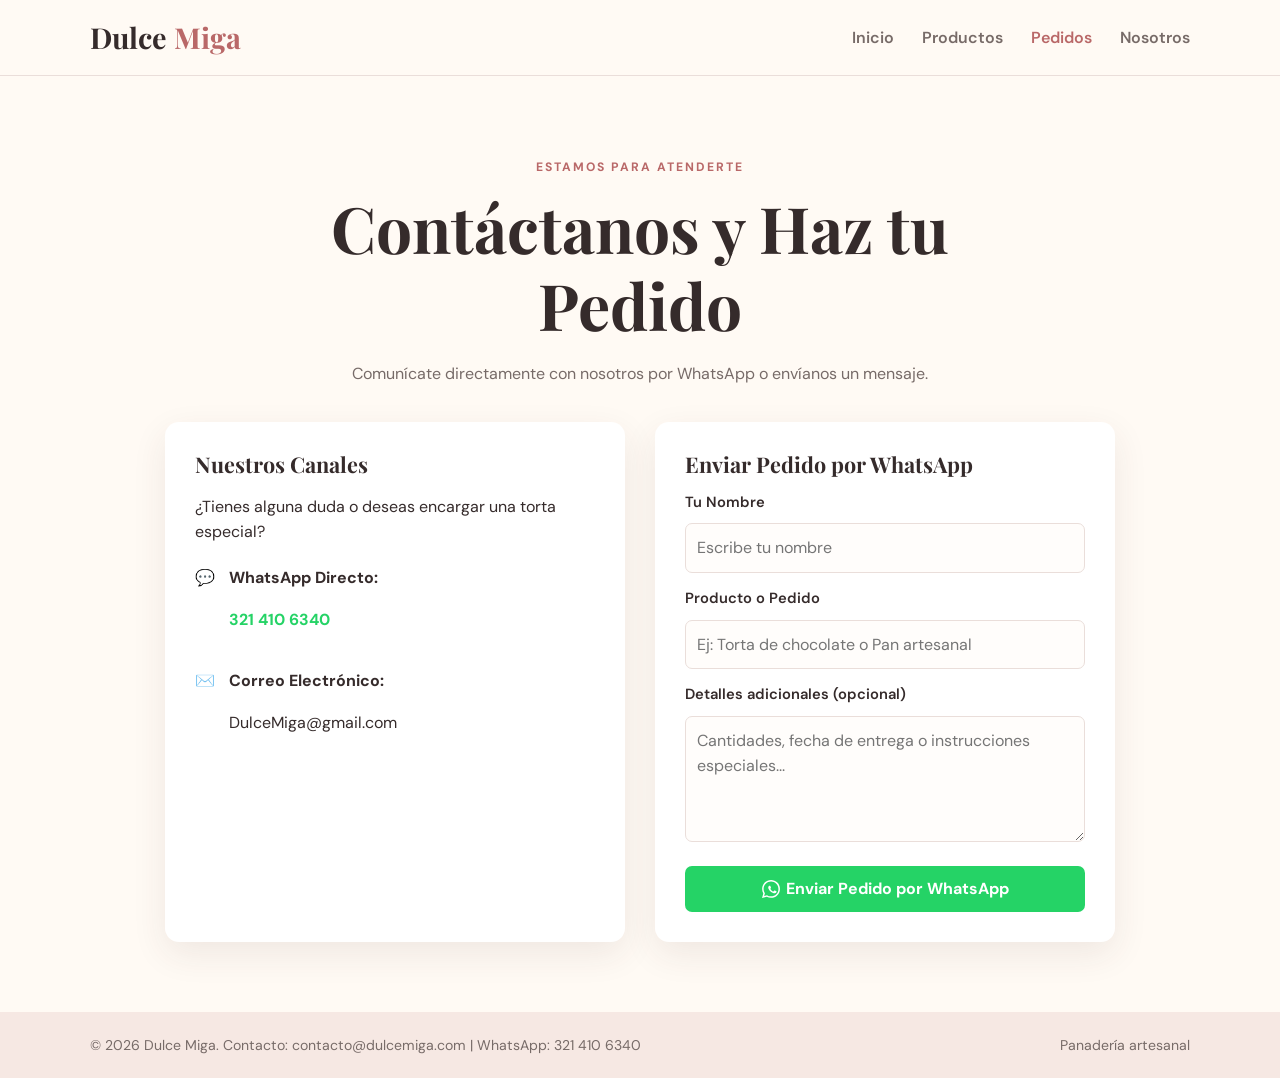
<file: Pedidos.html>
<!DOCTYPE html>
<html lang="es">
<head>
  <meta charset="UTF-8">
  <meta name="viewport" content="width=device-width, initial-scale=1.0">
  <meta name="description" content="Contacto y Pedidos directos - Dulce Miga.">
  <title>Dulce Miga | Pedidos y Contacto</title>
  <link rel="preconnect" href="https://fonts.googleapis.com">
  <link rel="preconnect" href="https://fonts.gstatic.com" crossorigin>
  <link href="https://fonts.googleapis.com/css2?family=DM+Sans:wght@400;500;600;700&family=Playfair+Display:wght@600;700&display=swap" rel="stylesheet">
  <link rel="stylesheet" href="style.css">
  <script src="app.js" defer></script>
</head>
<body>
  <header class="site-header">
    <a class="logo" href="index.html">Dulce <span>Miga</span></a>
    <button class="menu-toggle" aria-label="Abrir menú" aria-expanded="false">☰</button>
    <nav class="nav">
      <a href="index.html">Inicio</a>
      <a href="Productos.html">Productos</a>
      <a class="active" href="Pedidos.html">Pedidos</a>
      <a href="Nosotros.html">Nosotros</a>
    </nav>
  </header>

  <main class="section page-section">
    <div class="section-heading">
      <p class="eyebrow">ESTAMOS PARA ATENDERTE</p>
      <h1>Contáctanos y Haz tu Pedido</h1>
      <p>Comunícate directamente con nosotros por WhatsApp o envíanos un mensaje.</p>
    </div>

    <div class="contact-layout">
      <!-- Tarjeta de información directa -->
      <div class="contact-card">
        <h3>Nuestros Canales</h3>
        <p>¿Tienes alguna duda o deseas encargar una torta especial?</p>
        
        <div class="contact-info-item">
          <span class="icon">💬</span>
          <div>
            <strong>WhatsApp Directo:</strong>
            <p><a href="https://wa.me/573214106340" target="_blank" class="whatsapp-link"> 321 410 6340</a></p>
          </div>
        </div>

        <div class="contact-info-item">
          <span class="icon">✉️</span>
          <div>
            <strong>Correo Electrónico:</strong>
            <p>DulceMiga@gmail.com</p>
          </div>
        </div>
      </div>

      <!-- Formulario para enviar pedido rápido a WhatsApp -->
      <div class="contact-form-card">
        <h3>Enviar Pedido por WhatsApp</h3>
        <form id="whatsapp-order-form">
          <label for="name">Tu Nombre</label>
          <!-- Validación añadida aquí -->
          <input type="text" id="name" placeholder="Escribe tu nombre" oninput="validarSinNumeros(this)" required>
          <span id="name-error" class="notice" style="color: var(--rose); display: none; margin-top: -4px; margin-bottom: 6px;">⚠️ No se permiten números en este campo.</span>

          <label for="product">Producto o Pedido</label>
          <input type="text" id="product" placeholder="Ej: Torta de chocolate o Pan artesanal" required>

          <label for="details">Detalles adicionales (opcional)</label>
          <textarea id="details" rows="4" placeholder="Cantidades, fecha de entrega o instrucciones especiales..."></textarea>

          <button type="submit" class="button submit-button btn-whatsapp-icon" style="width: 100%; margin-top: 15px;">
            <svg xmlns="http://www.w3.org/2000/svg" width="18" height="18" viewBox="0 0 24 24" fill="currentColor"><path d="M.057 24l1.687-6.163c-1.041-1.804-1.588-3.849-1.587-5.946.003-6.556 5.338-11.891 11.893-11.891 3.181.001 6.167 1.24 8.413 3.488 2.245 2.248 3.481 5.236 3.48 8.414-.003 6.557-5.338 11.892-11.893 11.892-1.99-.001-3.951-.5-5.688-1.448l-6.205 1.654zm6.597-3.807c1.676.995 3.276 1.591 5.392 1.592 5.448 0 9.886-4.434 9.889-9.885.002-5.462-4.415-9.89-9.881-9.892-5.452 0-9.887 4.434-9.889 9.884-.001 2.225.651 3.891 1.746 5.634l-1.006 3.674 3.749-1.005zm12.185-5.362c-.272-.136-1.611-.796-1.861-.887-.25-.091-.432-.136-.614.136-.182.273-.705.887-.864 1.069-.159.182-.318.205-.59.069-.273-.136-1.151-.424-2.193-1.353-.812-.724-1.36-1.619-1.52-1.892-.159-.273-.017-.42.119-.556.123-.122.273-.318.409-.477.136-.159.182-.273.273-.455.091-.182.045-.341-.023-.477-.068-.136-.614-1.477-.841-2.023-.222-.533-.448-.461-.614-.469-.159-.008-.341-.01-.523-.01s-.477.068-.727.341c-.25.273-.955.932-.955 2.273s.977 2.636 1.114 2.818c.136.182 1.923 2.936 4.659 4.116.651.281 1.159.45 1.556.576.654.208 1.25.179 1.72.109.524-.078 1.611-.659 1.838-1.296.227-.636.227-1.159.159-1.296-.068-.137-.25-.205-.523-.341z"/></svg>
            Enviar Pedido por WhatsApp
          </button>
        </form>
      </div>
    </div>
  </main>

  <footer class="footer">
    <p>© <span class="year"></span> Dulce Miga. Contacto: contacto@dulcemiga.com | WhatsApp: 321 410 6340</p>
    <p>Panadería artesanal</p>
  </footer>
</body>
</html>
</file>
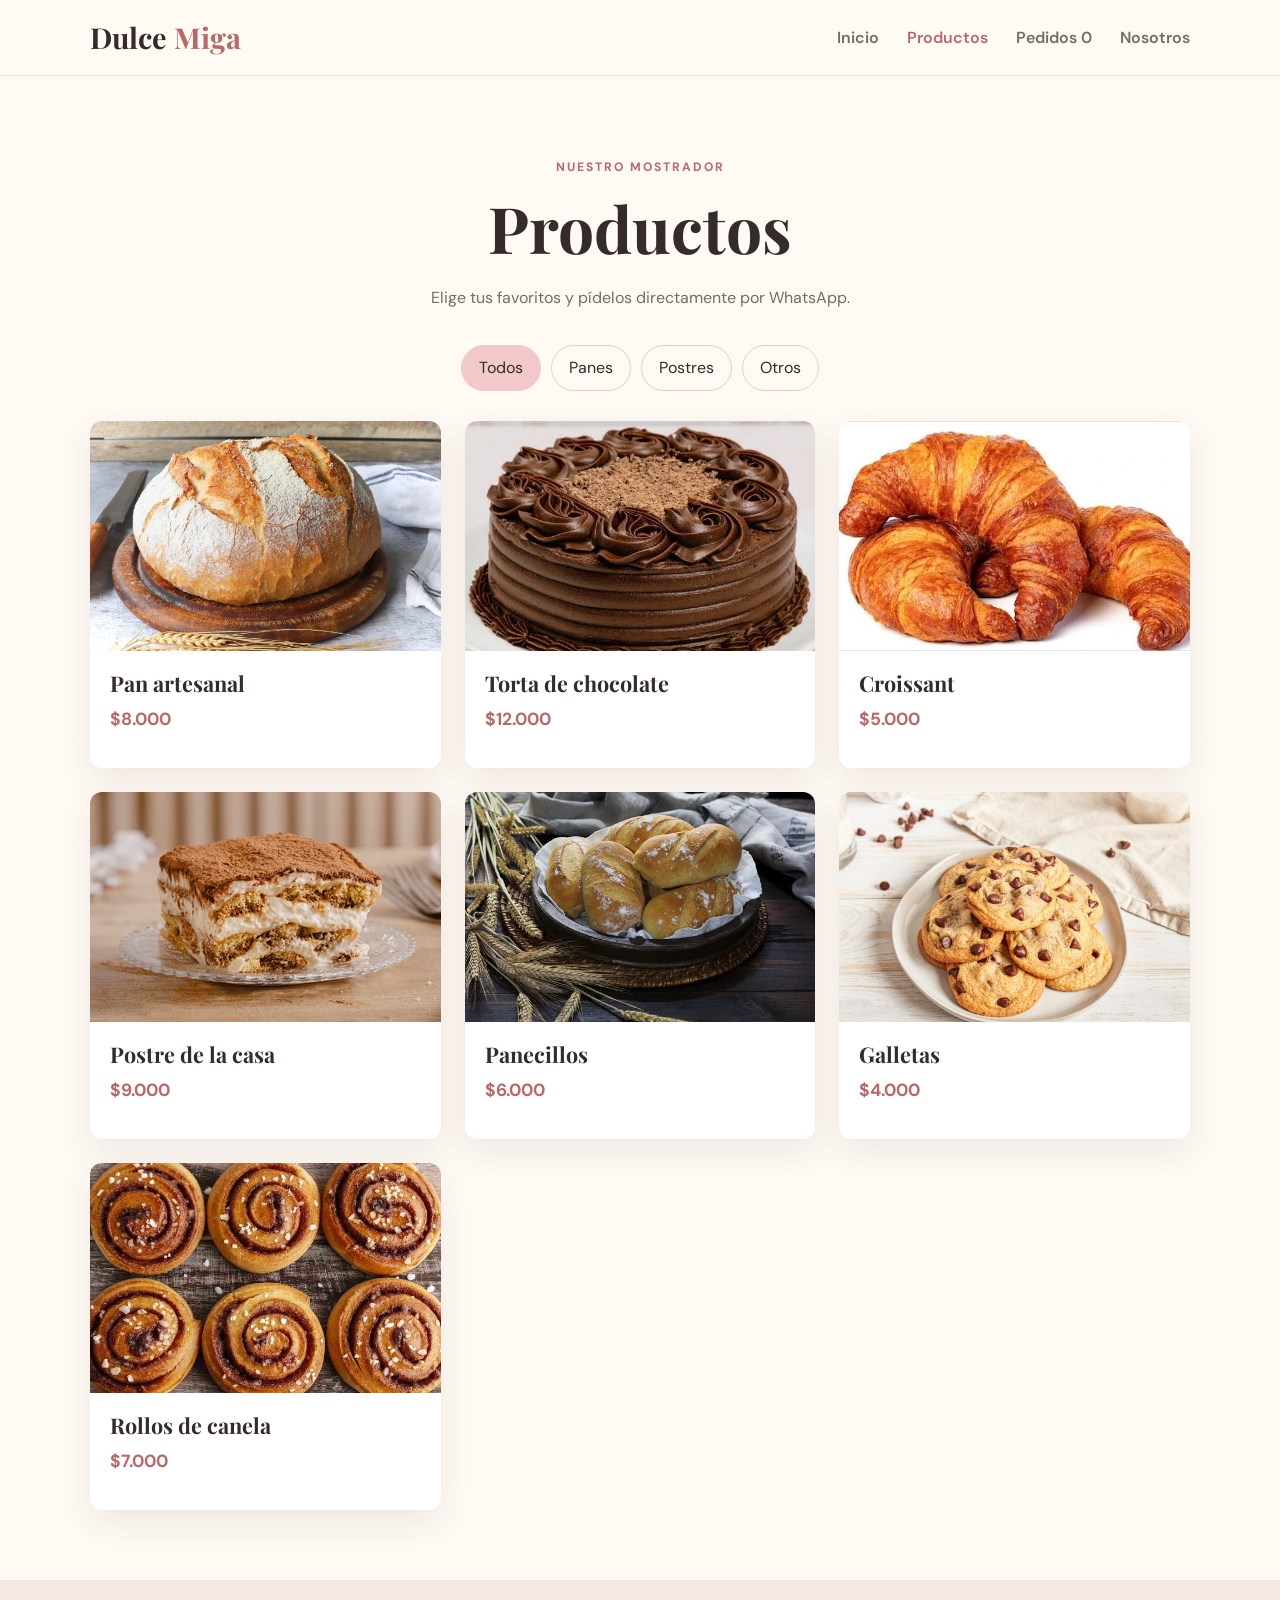
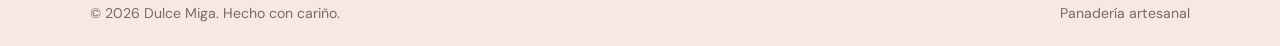
<file: Productos.html>
<!DOCTYPE html>
<html lang="es">
<head>
  <meta charset="UTF-8">
  <meta name="viewport" content="width=device-width, initial-scale=1.0">
  <meta name="description" content="Conoce los productos de Dulce Miga.">
  <title>Dulce Miga | Productos</title>
  <link rel="preconnect" href="https://fonts.googleapis.com">
  <link rel="preconnect" href="https://fonts.gstatic.com" crossorigin>
  <link href="https://fonts.googleapis.com/css2?family=DM+Sans:wght@400;500;600;700&family=Playfair+Display:wght@600;700&display=swap" rel="stylesheet">
  <link rel="stylesheet" href="style.css">
  <script src="app.js" defer></script>
</head>
<body>
  <header class="site-header">
    <a class="logo" href="index.html">Dulce <span>Miga</span></a>
    <button class="menu-toggle" aria-label="Abrir menú" aria-expanded="false">☰</button>
    <nav class="nav">
      <a href="index.html">Inicio</a>
      <a class="active" href="Productos.html">Productos</a>
      <a href="Pedidos.html">Pedidos <span class="cart-count">0</span></a>
      <a href="Nosotros.html">Nosotros</a>
    </nav>
  </header>

  <main class="section page-section">
    <div class="section-heading">
      <p class="eyebrow">NUESTRO MOSTRADOR</p>
      <h1>Productos</h1>
      <p>Elige tus favoritos y pídelos directamente por WhatsApp.</p>
    </div>

    <div class="filters" aria-label="Filtrar productos">
      <button class="filter-button active" data-filter="todos">Todos</button>
      <button class="filter-button" data-filter="pan">Panes</button>
      <button class="filter-button" data-filter="postre">Postres</button>
      <button class="filter-button" data-filter="otros">Otros</button>
    </div>

    <div class="product-grid catalog-grid">
      <!-- Pan artesanal -->
      <article class="product-card" data-category="pan">
        <img src="imagenes/pan.webp" alt="Pan artesanal" loading="lazy">
        <div class="product-info">
          <h3>Pan artesanal</h3>
          <p class="price">$8.000</p>
          <script>document.write(crearBotonWhatsApp('Pan artesanal', '$8.000'));</script>
        </div>
      </article>

      <!-- Torta de chocolate -->
      <article class="product-card" data-category="postre">
        <img src="imagenes/tortaCho.webp" alt="Torta de chocolate" loading="lazy">
        <div class="product-info">
          <h3>Torta de chocolate</h3>
          <p class="price">$12.000</p>
          <script>document.write(crearBotonWhatsApp('Torta de chocolate', '$12.000'));</script>
        </div>
      </article>

      <!-- Croissant -->
      <article class="product-card" data-category="otros">
        <img src="imagenes/croissant.webp" alt="Croissant" loading="lazy">
        <div class="product-info">
          <h3>Croissant</h3>
          <p class="price">$5.000</p>
          <script>document.write(crearBotonWhatsApp('Croissant', '$5.000'));</script>
        </div>
      </article>

      <!-- Postre de la casa -->
      <article class="product-card" data-category="postre">
        <img src="imagenes/Tiramisu.webp" alt="Postre en vaso" loading="lazy">
        <div class="product-info">
          <h3>Postre de la casa</h3>
          <p class="price">$9.000</p>
          <script>document.write(crearBotonWhatsApp('Postre de la casa', '$9.000'));</script>
        </div>
      </article>

      <!-- Panecillos -->
      <article class="product-card" data-category="pan">
        <img src="imagenes/panecillos.webp" alt="Panecillos" loading="lazy">
        <div class="product-info">
          <h3>Panecillos</h3>
          <p class="price">$6.000</p>
          <script>document.write(crearBotonWhatsApp('Panecillos', '$6.000'));</script>
        </div>
      </article>

      <!-- Galletas -->
      <article class="product-card" data-category="otros">
        <img src="imagenes/galletas.webp" alt="Galletas" loading="lazy">
        <div class="product-info">
          <h3>Galletas</h3>
          <p class="price">$4.000</p>
          <script>document.write(crearBotonWhatsApp('Galletas', '$4.000'));</script>

        </div>
      </article>

      <!-- Rollos de canela -->
      <article class="product-card" data-category="otros">
        <img src="imagenes/RollosCanela.webp" alt="Rollos de canela" loading="lazy">
        <div class="product-info">
          <h3>Rollos de canela</h3>
          <p class="price">$7.000</p>
          <script>document.write(crearBotonWhatsApp('Rollos de canela', '$7.000'));</script>
          
        </div>
      </article>
    </div>
  </main>

  <footer class="footer">
    <p>© <span class="year"></span> Dulce Miga. Hecho con cariño.</p>
    <p>Panadería artesanal</p>
  </footer>
</body>
</html>
</file>
<file: style.css>
:root {
  --cream: #fffaf4;
  --pink: #f2c9c8;
  --rose: #b96868;
  --dark: #352b2b;
  --muted: #776b68;
  --white: #fff;
  --line: #eadeda;
  --shadow: 0 12px 35px rgba(73, 45, 40, .09);
}

* {
  box-sizing: border-box;
}

html {
  scroll-behavior: smooth;
}

body {
  margin: 0;
  background: var(--cream);
  color: var(--dark);
  font-family: "DM Sans", sans-serif;
  line-height: 1.6;
}

a {
  color: inherit;
  text-decoration: none;
}

img {
  display: block;
  max-width: 100%;
}

button, input, textarea {
  font: inherit;
}

.site-header {
  min-height: 76px;
  padding: 14px 7%;
  display: flex;
  align-items: center;
  justify-content: space-between;
  background: rgba(255, 250, 244, .96);
  border-bottom: 1px solid var(--line);
  position: sticky;
  top: 0;
  z-index: 10;
}

.logo {
  font-family: "Playfair Display", serif;
  font-size: 1.8rem;
  font-weight: 700;
  border-radius: 50%;
  object-fit: cover;
}

.logo span {
  color: var(--rose);
}

.nav {
  display: flex;
  align-items: center;
  gap: 28px;
}

.nav a {
  font-weight: 600;
  color: var(--muted);
}

.nav a:hover,
.nav a.active {
  color: var(--rose);
}

.menu-toggle {
  display: none;
  border: 0;
  background: none;
  font-size: 1.6rem;
  color: var(--dark);
  cursor: pointer;
}

.hero {
  display: grid;
  grid-template-columns: 1fr 1fr;
  min-height: 520px;
  align-items: center;
  gap: 5%;
  padding: 65px 7%;
}

.hero-content {
  max-width: 540px;
}

.eyebrow {
  letter-spacing: 2px;
  color: var(--rose);
  font-size: .76rem;
  font-weight: 700;
}

h1, h2, h3 {
  font-family: "Playfair Display", serif;
  line-height: 1.2;
}

h1 {
  font-size: clamp(2.5rem, 5vw, 4.5rem);
  margin: 12px 0 18px;
}

h1 span {
  color: var(--rose);
}

h2 {
  font-size: 2.3rem;
  margin: 8px 0;
}

h3 {
  font-size: 1.35rem;
  margin: 0 0 8px;
}

.hero-content > p:not(.eyebrow) {
  color: var(--muted);
  font-size: 1.1rem;
  max-width: 460px;
  margin-bottom: 28px;
}

.button {
  display: inline-flex;
  justify-content: center;
  align-items: center;
  border: 0;
  border-radius: 7px;
  background: var(--rose);
  color: var(--white);
  padding: 13px 22px;
  font-weight: 700;
  cursor: pointer;
  transition: .2s;
}

.button:hover {
  background: #9e5555;
  transform: translateY(-1px);
}

.button-small {
  padding: 10px 15px;
  font-size: .9rem;
}

.section {
  padding: 70px 7%;
}

.page-section {
  min-height: 65vh;
}

.section-heading {
  text-align: center;
  max-width: 650px;
  margin: 0 auto 35px;
}

.section-heading > p:last-child {
  color: var(--muted);
}

.product-grid {
  display: grid;
  grid-template-columns: repeat(3, minmax(0, 1fr));
  gap: 24px;
}

.product-card {
  overflow: hidden;
  background: var(--white);
  border-radius: 12px;
  box-shadow: var(--shadow);
}

.product-card img {
  width: 100%;
  height: 230px;
  object-fit: cover;
}

.product-info {
  padding: 20px;
}

.price {
  color: var(--rose);
  font-weight: 700;
  font-size: 1.1rem;
  margin: 8px 0 15px;
}

.center {
  text-align: center;
  margin-top: 30px;
}

.text-link {
  display: inline-block;
  color: var(--rose);
  font-weight: 700;
  margin-top: 18px;
}

.filters {
  display: flex;
  justify-content: center;
  gap: 10px;
  flex-wrap: wrap;
  margin: 0 0 30px;
}

.filter-button {
  padding: 9px 17px;
  border: 1px solid var(--pink);
  border-radius: 30px;
  background: transparent;
  color: var(--dark);
  cursor: pointer;
}

.filter-button.active,
.filter-button:hover {
  background: var(--pink);
}

.notice {
  font-size: .86rem;
  color: var(--muted);
  margin-top: 18px;
}

form {
  display: grid;
  gap: 9px;
}

form label {
  font-weight: 600;
  font-size: .92rem;
  margin-top: 5px;
}

input, textarea {
  width: 100%;
  border: 1px solid var(--line);
  border-radius: 7px;
  padding: 11px;
  background: #fffdfb;
  color: var(--dark);
}

input:focus, textarea:focus {
  outline: 2px solid var(--pink);
  border-color: var(--rose);
}

textarea {
  resize: vertical;
}

.submit-button {
  width: 100%;
  margin-top: 10px;
}

.about-hero {
  display: grid;
  grid-template-columns: 1fr 1fr;
  align-items: center;
  gap: 6%;
  padding: 75px 9%;
}

.about-hero > div {
  max-width: 570px;
}

.about-hero p:not(.eyebrow) {
  color: var(--muted);
  margin-bottom: 25px;
}

.about-hero img {
  height: 430px;
  width: 100%;
  object-fit: cover;
  border-radius: 14px;
  box-shadow: var(--shadow);
}

.value-grid {
  display: grid;
  grid-template-columns: repeat(3, 1fr);
  gap: 20px;
}

.value-grid article {
  background: var(--white);
  padding: 25px;
  border-radius: 10px;
  box-shadow: var(--shadow);
}

.value-grid p {
  color: var(--muted);
  margin-bottom: 0;
}

.footer {
  display: flex;
  justify-content: space-between;
  gap: 15px;
  padding: 22px 7%;
  background: #f6e8e3;
  color: var(--muted);
  font-size: .88rem;
}

.footer p {
  margin: 0;
}

/* Estilos del Carrusel en Inicio */
.home-carousel {
  position: relative;
  max-width: 750px;
  margin: 0 auto;
  border-radius: 14px;
  overflow: hidden;
  box-shadow: var(--shadow);
  background: var(--white);
}

.carousel-track-container {
  position: relative;
  height: 400px;
}

.carousel-slide {
  position: absolute;
  top: 0;
  left: 0;
  width: 100%;
  height: 100%;
  opacity: 0;
  transition: opacity 0.6s ease-in-out;
  display: none;
}

.carousel-slide.active {
  opacity: 1;
  display: block;
}

.carousel-slide img {
  width: 100%;
  height: 100%;
  object-fit: cover;
}

.carousel-caption {
  position: absolute;
  bottom: 0;
  left: 0;
  right: 0;
  background: linear-gradient(transparent, rgba(53, 43, 43, 0.8));
  color: #fff;
  padding: 20px;
  text-align: center;
}

.carousel-caption h3 {
  margin: 0 0 5px;
  color: #fff;
}

.carousel-caption p {
  margin: 0;
  font-size: 0.95rem;
  color: #fce8e6;
}

/* Botones de flecha del carrusel */
.carousel-btn {
  position: absolute;
  top: 50%;
  transform: translateY(-50%);
  background: rgba(255, 255, 255, 0.7);
  color: var(--dark);
  border: none;
  font-size: 1.2rem;
  padding: 10px 14px;
  cursor: pointer;
  border-radius: 50%;
  transition: 0.2s;
  z-index: 5;
}

.carousel-btn:hover {
  background: var(--white);
  color: var(--rose);
}

.carousel-btn.prev { left: 15px; }
.carousel-btn.next { right: 15px; }

/* Botón verde de WhatsApp con ícono */
.btn-whatsapp-icon {
  background-color: #25d366 !important;
  color: #ffffff !important;
  display: inline-flex;
  align-items: center;
  justify-content: center;
  gap: 6px;
  border: none;
  border-radius: 7px;
  padding: 10px 15px;
  font-weight: 700;
  cursor: pointer;
  transition: 0.2s;
}

.btn-whatsapp-icon:hover {
  background-color: #1eb857 !important;
  transform: translateY(-1px);
}

.btn-whatsapp-icon svg {
  fill: currentColor;
}

/* Estilos de la sección Contacto/Pedidos */
.contact-layout {
  display: grid;
  grid-template-columns: 1fr 1fr;
  gap: 30px;
  max-width: 950px;
  margin: 0 auto;
}

.contact-card, .contact-form-card {
  background: var(--white);
  padding: 30px;
  border-radius: 14px;
  box-shadow: var(--shadow);
}

.contact-info-item {
  display: flex;
  align-items: flex-start;
  gap: 14px;
  margin: 20px 0;
}

.whatsapp-link {
  color: #25d366;
  font-weight: 700;
}

.button-whatsapp {
  background-color: #25d366 !important;
  color: white !important;
  display: block;
  text-align: center;
}

@media (max-width: 800px) {
  .site-header { padding: 12px 5%; }
  .menu-toggle { display: block; }
  .nav {
    display: none;
    position: absolute;
    top: 68px;
    left: 0;
    right: 0;
    padding: 18px 5%;
    background: var(--cream);
    border-bottom: 1px solid var(--line);
    flex-direction: column;
    align-items: flex-start;
    gap: 14px;
  }
  .nav.open { display: flex; }
  .hero, .about-hero { grid-template-columns: 1fr; padding: 45px 6%; }
  .product-grid { grid-template-columns: repeat(2, minmax(0, 1fr)); }
  .contact-layout { grid-template-columns: 1fr; }
  .carousel-track-container { height: 280px; }
}

@media (max-width: 520px) {
  .product-grid { grid-template-columns: 1fr; }
  .footer { flex-direction: column; text-align: center; }
}
</file>
